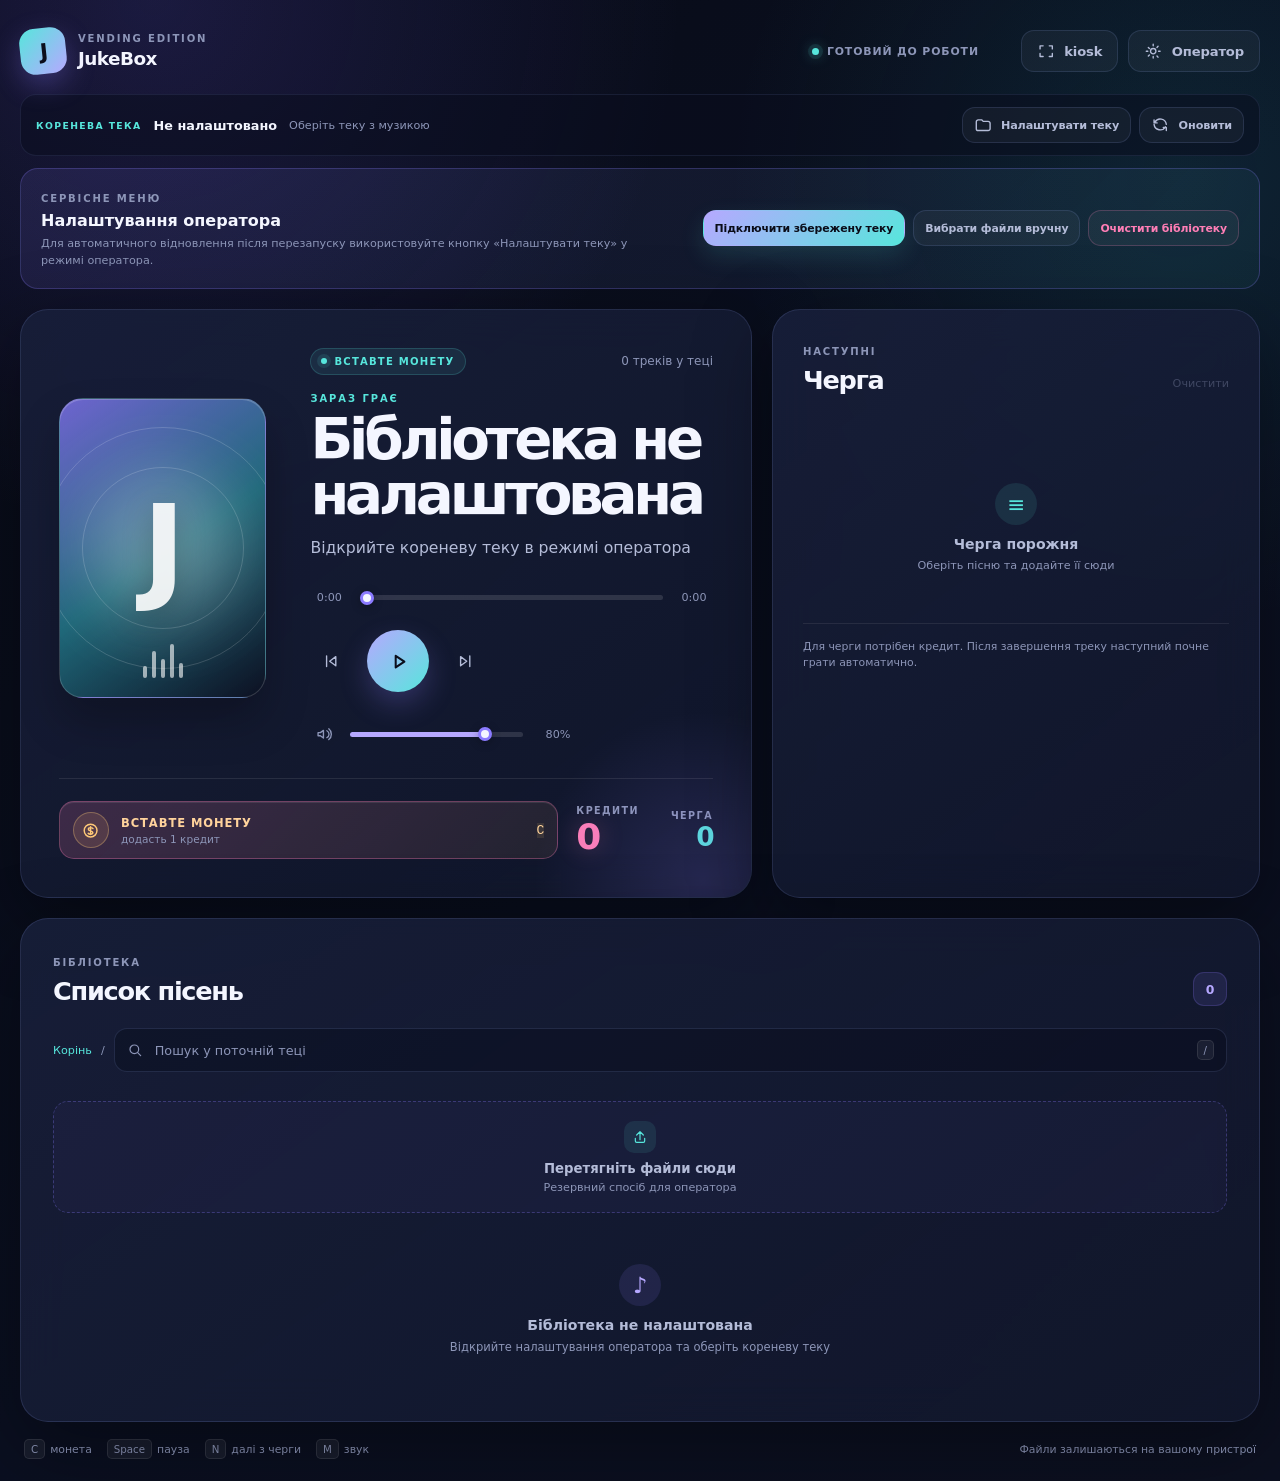
<file: index.html>
<!doctype html>
<html lang="uk">
<head>
  <meta charset="utf-8">
  <meta name="viewport" content="width=device-width, initial-scale=1">
  <meta name="theme-color" content="#0b1020">
  <title>JukeBox — Vending Kiosk</title>
  <link rel="stylesheet" href="styles.css">
</head>
<body>
  <div class="ambient ambient-one"></div>
  <div class="ambient ambient-two"></div>
  <div class="app-shell kiosk-shell">
    <header class="topbar">
      <a class="brand" href="." aria-label="JukeBox home">
        <span class="brand-mark">J</span>
        <span class="brand-copy">
          <span class="eyebrow">VENDING EDITION</span>
          <span class="brand-name">JukeBox</span>
        </span>
      </a>
      <div class="kiosk-state"><span class="online-dot"></span>Готовий до роботи</div>
      <div class="topbar-actions">
        <button class="button button-quiet" id="fullscreenButton" type="button" title="Повний екран">
          <svg viewBox="0 0 24 24" aria-hidden="true"><path d="M4 9V5h4M20 9V5h-4M4 15v4h4M20 15v4h-4"/></svg>
          <span> kiosk</span>
        </button>
        <button class="button button-quiet" id="operatorButton" type="button" title="Режим оператора">
          <svg viewBox="0 0 24 24" aria-hidden="true"><path d="M12 15.5a3.5 3.5 0 1 0 0-7 3.5 3.5 0 0 0 0 7Zm0-12.5v2m0 14v2m9-9h-2M5 12H3m15.36-6.36-1.42 1.42M7.06 16.94l-1.42 1.42m0-11.32 1.42 1.42m9.88 9.88 1.42 1.42"/></svg>
          <span>Оператор</span>
        </button>
      </div>
    </header>

    <section class="operator-bar" aria-label="Налаштування бібліотеки">
      <div class="root-status">
        <span class="operator-label">КОРЕНЕВА ТЕКА</span>
        <strong id="rootFolderName">Не налаштовано</strong>
        <span id="libraryStatus">Оберіть теку з музикою</span>
      </div>
      <div class="operator-actions">
        <button class="button button-quiet" id="rootFolderButton" type="button">
          <svg viewBox="0 0 24 24" aria-hidden="true"><path d="M3 7.5A2.5 2.5 0 0 1 5.5 5H10l2 2h6.5A2.5 2.5 0 0 1 21 9.5v7a2.5 2.5 0 0 1-2.5 2.5h-13A2.5 2.5 0 0 1 3 16.5v-9Z"/></svg>
          <span>Налаштувати теку</span>
        </button>
        <button class="button button-quiet" id="rescanButton" type="button" title="Перечитати файли">
          <svg viewBox="0 0 24 24" aria-hidden="true"><path d="M20 11a8 8 0 0 0-14.9-3M4 5v4h4m-4 2a8 8 0 0 0 14.9 3M20 19v-4h-4"/></svg>
          <span>Оновити</span>
        </button>
      </div>
    </section>

    <section class="operator-panel" id="operatorPanel" hidden>
      <div>
        <span class="eyebrow">СЕРВІСНЕ МЕНЮ</span>
        <h2>Налаштування оператора</h2>
        <p id="storageNote">Після вибору теки вона збережеться в браузері. Під час наступного запуску JukeBox автоматично покаже її вміст.</p>
      </div>
      <div class="operator-panel-actions">
        <button class="button button-primary" id="connectRootButton" type="button">Підключити збережену теку</button>
        <button class="button button-quiet" id="fallbackFilesButton" type="button">Вибрати файли вручну</button>
        <button class="button button-danger" id="clearLibraryButton" type="button">Очистити бібліотеку</button>
      </div>
    </section>

    <main class="kiosk-layout">
      <section class="player-card glass-card" aria-labelledby="nowPlayingHeading">
        <div class="now-playing-grid">
          <div class="cover-art" id="coverArt" aria-hidden="true">
            <div class="cover-glow"></div>
            <span id="coverInitial">J</span>
            <div class="cover-bars"><i></i><i></i><i></i><i></i><i></i></div>
          </div>
          <div class="player-content">
            <div class="track-meta-line">
              <span class="status-pill" id="statusPill"><span class="status-dot"></span>ВСТАВТЕ МОНЕТУ</span>
              <span class="track-count" id="trackCount">0 треків</span>
            </div>
            <span class="now-label">ЗАРАЗ ГРАЄ</span>
            <h1 id="nowPlayingHeading">Оберіть пісню</h1>
            <p class="track-subtitle" id="trackArtist">Вставте монету та оберіть трек</p>
            <div class="progress-row">
              <span id="currentTime">0:00</span>
              <input id="progressBar" class="range progress-range" type="range" min="0" max="1000" value="0" step="1" aria-label="Позиція відтворення">
              <span id="totalTime">0:00</span>
            </div>
            <div class="player-controls">
              <button class="icon-button" id="previousButton" type="button" aria-label="Попередній трек" title="Назад">
                <svg viewBox="0 0 24 24" aria-hidden="true"><path d="M6 5v14M18 6l-8 6 8 6V6Z"/></svg>
              </button>
              <button class="play-button" id="playButton" type="button" aria-label="Відтворити" title="Відтворити">
                <svg class="icon-play" viewBox="0 0 24 24" aria-hidden="true"><path d="m9 6 9 6-9 6V6Z"/></svg>
                <svg class="icon-pause" viewBox="0 0 24 24" aria-hidden="true"><path d="M8 6v12M16 6v12"/></svg>
              </button>
              <button class="icon-button" id="nextButton" type="button" aria-label="Наступний у черзі" title="Далі з черги">
                <svg viewBox="0 0 24 24" aria-hidden="true"><path d="M18 5v14M6 6l8 6-8 6V6Z"/></svg>
              </button>
            </div>
            <div class="volume-row">
              <button class="volume-button" id="muteButton" type="button" aria-label="Вимкнути звук" title="Звук">
                <svg class="icon-volume" viewBox="0 0 24 24" aria-hidden="true"><path d="M4 10v4h3l4 3V7l-4 3H4Zm11.5-2.5a5 5 0 0 1 0 9M18 5a9 9 0 0 1 0 14"/></svg>
                <svg class="icon-muted" viewBox="0 0 24 24" aria-hidden="true"><path d="M4 10v4h3l4 3V7l-4 3H4Zm12 1 5 5m0-5-5 5"/></svg>
              </button>
              <input id="volumeBar" class="range volume-range" type="range" min="0" max="1" value="0.8" step="0.01" aria-label="Гучність">
              <span class="volume-value" id="volumeValue">80%</span>
            </div>
          </div>
        </div>
        <div class="coin-panel">
          <button class="coin-slot" id="coinButton" type="button" aria-label="Вставити монету">
            <span class="coin-icon"><svg viewBox="0 0 24 24" aria-hidden="true"><circle cx="12" cy="12" r="8"/><path d="M12 7v10m3-7.5c-.6-.8-1.5-1.2-3-1.2-1.7 0-2.8.8-2.8 2s1 1.7 2.8 2.1c1.8.4 2.8 1 2.8 2.1 0 1.2-1.1 2-2.8 2-1.5 0-2.4-.4-3-1.2"/></svg></span>
            <span class="coin-copy"><strong>ВСТАВТЕ МОНЕТУ</strong><small>додасть 1 кредит</small></span>
            <kbd>C</kbd>
          </button>
          <div class="credit-display"><span>КРЕДИТИ</span><strong id="creditCount">0</strong></div>
          <div class="queue-summary"><span>ЧЕРГА</span><strong id="queueCount">0</strong></div>
        </div>
      </section>

      <section class="queue-card glass-card" aria-labelledby="queueHeading">
        <div class="section-heading">
          <div>
            <span class="eyebrow">НАСТУПНІ</span>
            <h2 id="queueHeading">Черга</h2>
          </div>
          <button class="text-button" id="clearQueueButton" type="button">Очистити</button>
        </div>
        <div class="queue-list" id="queueList" aria-live="polite"></div>
        <div class="queue-empty" id="queueEmpty">
          <span class="queue-empty-icon">≡</span>
          <strong>Черга порожня</strong>
          <span>Оберіть пісню та додайте її сюди</span>
        </div>
        <p class="queue-hint">Для черги потрібен кредит. Після завершення треку наступний почне грати автоматично.</p>
      </section>

      <section class="library-card glass-card" aria-labelledby="libraryHeading">
        <div class="section-heading">
          <div>
            <span class="eyebrow">БІБЛІОТЕКА</span>
            <h2 id="libraryHeading">Список пісень</h2>
          </div>
          <span class="library-badge" id="libraryBadge">0</span>
        </div>
        <div class="library-nav">
          <button class="breadcrumb-button" id="rootBreadcrumb" type="button">Корінь</button>
          <span class="breadcrumb-current" id="breadcrumbCurrent">/</span>
          <div class="search-box">
            <svg viewBox="0 0 24 24" aria-hidden="true"><circle cx="11" cy="11" r="6.5"/><path d="m16 16 4.5 4.5"/></svg>
            <input id="searchInput" type="search" placeholder="Пошук у поточній теці" autocomplete="off">
            <kbd>/</kbd>
          </div>
        </div>
        <div class="folder-list" id="folderList" aria-label="Підпапки"></div>
        <div class="dropzone" id="dropzone" tabindex="0" role="button" aria-label="Додати музику вручну">
          <div class="dropzone-icon">
            <svg viewBox="0 0 24 24" aria-hidden="true"><path d="M12 16V4m0 0L7 9m5-5 5 5M5 14v4a2 2 0 0 0 2 2h10a2 2 0 0 0 2-2v-4"/></svg>
          </div>
          <strong>Перетягніть файли сюди</strong>
          <span>Резервний спосіб для оператора</span>
        </div>
        <ol class="playlist" id="playlist" aria-live="polite"></ol>
        <div class="empty-playlist" id="emptyPlaylist">
          <span class="empty-icon">♪</span>
          <strong>Бібліотека не налаштована</strong>
          <span>Відкрийте налаштування оператора та оберіть кореневу теку</span>
        </div>
      </section>
    </main>

    <footer class="footer-bar">
      <span><kbd>C</kbd> монета</span>
      <span><kbd>Space</kbd> пауза</span>
      <span><kbd>N</kbd> далі з черги</span>
      <span><kbd>M</kbd> звук</span>
      <span class="footer-spacer"></span>
      <span id="footerStatus">Файли залишаються на вашому пристрої</span>
    </footer>
  </div>
  <div class="toast" id="toast" role="status" aria-live="polite"></div>
  <audio id="audio" preload="metadata"></audio>
  <input id="fileInput" type="file" accept="audio/*" multiple hidden>
  <input id="folderInput" type="file" webkitdirectory directory multiple hidden>
  <script src="app.js" defer></script>
</body>
</html>
</file>
<file: styles.css>
:root {
  color-scheme: dark;
  --bg: #080b16;
  --bg-soft: #0e1325;
  --panel: rgba(18, 24, 45, 0.78);
  --panel-strong: rgba(23, 30, 56, 0.94);
  --panel-border: rgba(158, 173, 255, 0.14);
  --text: #f4f6ff;
  --muted: #8d96b8;
  --muted-strong: #b4bcd8;
  --accent: #8b7bff;
  --accent-bright: #b6a8ff;
  --cyan: #57e6dc;
  --pink: #ff7eb6;
  --danger: #ff7f9e;
  --shadow: 0 24px 80px rgba(0, 0, 0, 0.36);
  --radius-lg: 28px;
  --radius-md: 18px;
  --radius-sm: 12px;
  font-family: Inter, ui-sans-serif, system-ui, -apple-system, BlinkMacSystemFont, "Segoe UI", sans-serif;
}

* {
  box-sizing: border-box;
}

html {
  min-width: 320px;
  background: var(--bg);
}

body {
  min-height: 100vh;
  margin: 0;
  overflow-x: hidden;
  color: var(--text);
  background:
    radial-gradient(circle at 12% 0%, rgba(102, 84, 224, 0.2), transparent 33rem),
    radial-gradient(circle at 92% 12%, rgba(41, 182, 189, 0.12), transparent 28rem),
    linear-gradient(135deg, var(--bg) 0%, #0a0f20 52%, #0c1020 100%);
}

button,
input {
  font: inherit;
}

button,
label[for] {
  -webkit-tap-highlight-color: transparent;
}

button {
  border: 0;
}

svg {
  width: 1.15rem;
  height: 1.15rem;
  fill: none;
  stroke: currentColor;
  stroke-linecap: round;
  stroke-linejoin: round;
  stroke-width: 1.8;
}

.ambient {
  position: fixed;
  z-index: -1;
  width: 22rem;
  height: 22rem;
  pointer-events: none;
  filter: blur(70px);
  opacity: 0.16;
  border-radius: 50%;
}

.ambient-one {
  top: 12%;
  left: -10rem;
  background: var(--accent);
}

.ambient-two {
  right: -8rem;
  bottom: 4%;
  background: var(--cyan);
}

.app-shell {
  width: min(1240px, calc(100% - 40px));
  margin: 0 auto;
  padding: 28px 0 22px;
}

.topbar {
  display: flex;
  align-items: center;
  justify-content: space-between;
  gap: 24px;
  margin-bottom: 30px;
}

.brand {
  display: inline-flex;
  align-items: center;
  gap: 12px;
  color: var(--text);
  text-decoration: none;
}

.brand-mark {
  display: grid;
  width: 46px;
  height: 46px;
  place-items: center;
  color: #0b0e1c;
  font-size: 1.35rem;
  font-weight: 900;
  letter-spacing: -0.08em;
  background: linear-gradient(135deg, var(--cyan), var(--accent-bright));
  border-radius: 15px;
  box-shadow: 0 10px 28px rgba(139, 123, 255, 0.3);
  transform: rotate(-6deg);
}

.brand-copy {
  display: grid;
  gap: 2px;
}

.brand-name {
  font-size: 1.15rem;
  font-weight: 760;
  letter-spacing: -0.03em;
}

.eyebrow {
  color: var(--muted);
  font-size: 0.63rem;
  font-weight: 800;
  letter-spacing: 0.18em;
  line-height: 1.2;
}

.topbar-actions {
  display: flex;
  flex-wrap: wrap;
  justify-content: flex-end;
  gap: 10px;
}

.button {
  display: inline-flex;
  align-items: center;
  justify-content: center;
  gap: 9px;
  min-height: 42px;
  padding: 0 15px;
  color: var(--muted-strong);
  font-size: 0.82rem;
  font-weight: 700;
  letter-spacing: -0.01em;
  cursor: pointer;
  background: rgba(255, 255, 255, 0.045);
  border: 1px solid var(--panel-border);
  border-radius: 13px;
  transition: color 160ms ease, background 160ms ease, border-color 160ms ease, transform 160ms ease;
}

.button:hover {
  color: var(--text);
  background: rgba(255, 255, 255, 0.09);
  border-color: rgba(182, 168, 255, 0.4);
  transform: translateY(-1px);
}

.button:active {
  transform: translateY(0);
}

.button-primary {
  color: #0a0c18;
  background: linear-gradient(135deg, var(--accent-bright), var(--cyan));
  border-color: transparent;
  box-shadow: 0 10px 24px rgba(87, 230, 220, 0.14);
}

.button-primary:hover {
  color: #0a0c18;
  background: linear-gradient(135deg, #c3b9ff, #74f0e6);
}

.content-grid {
  display: grid;
  grid-template-columns: minmax(0, 1.15fr) minmax(360px, 0.85fr);
  gap: 20px;
  align-items: start;
}

.glass-card {
  background: linear-gradient(145deg, rgba(24, 31, 58, 0.9), var(--panel));
  border: 1px solid var(--panel-border);
  border-radius: var(--radius-lg);
  box-shadow: var(--shadow);
  backdrop-filter: blur(22px);
}

.player-card {
  display: grid;
  grid-template-columns: minmax(190px, 0.72fr) minmax(0, 1.28fr);
  gap: clamp(24px, 4vw, 48px);
  min-height: 420px;
  padding: clamp(24px, 4vw, 44px);
  overflow: hidden;
  position: relative;
}

.player-card::after {
  position: absolute;
  right: -8rem;
  bottom: -10rem;
  width: 22rem;
  height: 22rem;
  content: "";
  pointer-events: none;
  background: radial-gradient(circle, rgba(139, 123, 255, 0.18), transparent 68%);
}

.cover-art {
  display: grid;
  min-height: 300px;
  place-items: center;
  position: relative;
  overflow: hidden;
  background:
    linear-gradient(145deg, rgba(139, 123, 255, 0.75), rgba(38, 212, 205, 0.4) 52%, rgba(11, 14, 30, 0.9)),
    #1a2042;
  border: 1px solid rgba(255, 255, 255, 0.16);
  border-radius: 24px;
  box-shadow: inset 0 1px 0 rgba(255, 255, 255, 0.2), 0 24px 44px rgba(0, 0, 0, 0.24);
}

.cover-art::before,
.cover-art::after {
  position: absolute;
  content: "";
  border: 1px solid rgba(255, 255, 255, 0.16);
  border-radius: 50%;
}

.cover-art::before {
  width: 15rem;
  height: 15rem;
}

.cover-art::after {
  width: 10rem;
  height: 10rem;
}

.cover-glow {
  position: absolute;
  width: 9rem;
  height: 9rem;
  background: rgba(255, 255, 255, 0.3);
  filter: blur(35px);
  border-radius: 50%;
}

#coverInitial {
  z-index: 1;
  color: rgba(255, 255, 255, 0.9);
  font-size: clamp(4rem, 9vw, 7.5rem);
  font-weight: 900;
  letter-spacing: -0.12em;
  text-shadow: 0 8px 30px rgba(0, 0, 0, 0.25);
  transform: translateX(-0.05em);
}

.cover-bars {
  position: absolute;
  right: 1.3rem;
  bottom: 1.2rem;
  left: 1.3rem;
  display: flex;
  align-items: end;
  justify-content: center;
  gap: 5px;
  height: 2.4rem;
  opacity: 0.75;
}

.cover-bars i {
  display: block;
  width: 4px;
  height: 30%;
  background: rgba(255, 255, 255, 0.8);
  border-radius: 99px;
  animation: equalize 1.1s ease-in-out infinite alternate;
}

.cover-bars i:nth-child(2) {
  height: 70%;
  animation-delay: -0.4s;
}

.cover-bars i:nth-child(3) {
  height: 48%;
  animation-delay: -0.7s;
}

.cover-bars i:nth-child(4) {
  height: 88%;
  animation-delay: -0.2s;
}

.cover-bars i:nth-child(5) {
  height: 38%;
  animation-delay: -0.9s;
}

.is-playing .cover-bars i {
  animation-play-state: running;
}

.cover-art:not(.is-playing) .cover-bars i {
  animation-play-state: paused;
}

.player-content {
  display: flex;
  min-width: 0;
  flex-direction: column;
  justify-content: center;
}

.track-meta-line {
  display: flex;
  align-items: center;
  justify-content: space-between;
  gap: 12px;
  margin-bottom: 18px;
}

.status-pill {
  display: inline-flex;
  align-items: center;
  gap: 7px;
  width: fit-content;
  padding: 7px 10px;
  color: var(--cyan);
  font-size: 0.63rem;
  font-weight: 800;
  letter-spacing: 0.12em;
  background: rgba(87, 230, 220, 0.09);
  border: 1px solid rgba(87, 230, 220, 0.18);
  border-radius: 99px;
}

.status-dot {
  width: 6px;
  height: 6px;
  background: currentColor;
  border-radius: 50%;
  box-shadow: 0 0 0 4px rgba(87, 230, 220, 0.1);
}

.status-pill.is-playing {
  color: var(--pink);
  background: rgba(255, 126, 182, 0.09);
  border-color: rgba(255, 126, 182, 0.2);
}

.status-pill.is-playing .status-dot {
  box-shadow: 0 0 0 4px rgba(255, 126, 182, 0.1);
}

.track-count {
  color: var(--muted);
  font-size: 0.75rem;
  white-space: nowrap;
}

#nowPlayingHeading {
  max-width: 12ch;
  margin: 0;
  overflow: hidden;
  font-size: clamp(2.2rem, 5vw, 4.6rem);
  font-weight: 800;
  letter-spacing: -0.075em;
  line-height: 0.98;
  text-overflow: ellipsis;
}

.track-subtitle {
  min-height: 1.5em;
  margin: 16px 0 30px;
  overflow: hidden;
  color: var(--muted-strong);
  font-size: 0.98rem;
  text-overflow: ellipsis;
  white-space: nowrap;
}

.progress-row,
.volume-row {
  display: flex;
  align-items: center;
  gap: 12px;
}

.progress-row > span {
  min-width: 38px;
  color: var(--muted);
  font-size: 0.7rem;
  font-variant-numeric: tabular-nums;
  text-align: center;
}

.progress-range {
  flex: 1;
}

.range {
  height: 5px;
  margin: 0;
  cursor: pointer;
  appearance: none;
  background: linear-gradient(90deg, var(--accent-bright) 0%, var(--accent-bright) var(--range-progress, 0%), rgba(255, 255, 255, 0.12) var(--range-progress, 0%), rgba(255, 255, 255, 0.12) 100%);
  border-radius: 99px;
}

.range::-webkit-slider-thumb {
  width: 14px;
  height: 14px;
  appearance: none;
  background: var(--text);
  border: 3px solid var(--accent);
  border-radius: 50%;
  box-shadow: 0 2px 10px rgba(0, 0, 0, 0.3);
}

.range::-moz-range-thumb {
  width: 10px;
  height: 10px;
  background: var(--text);
  border: 3px solid var(--accent);
  border-radius: 50%;
}

.player-controls {
  display: flex;
  align-items: center;
  gap: 15px;
  margin: 26px 0 28px;
}

.icon-button,
.play-button,
.volume-button {
  display: grid;
  place-items: center;
  cursor: pointer;
  transition: color 160ms ease, background 160ms ease, transform 160ms ease;
}

.icon-button {
  width: 42px;
  height: 42px;
  color: var(--muted-strong);
  background: transparent;
  border-radius: 50%;
}

.icon-button:hover {
  color: var(--text);
  background: rgba(255, 255, 255, 0.08);
  transform: scale(1.05);
}

.play-button {
  width: 62px;
  height: 62px;
  color: #0b0e1c;
  background: linear-gradient(135deg, var(--accent-bright), var(--cyan));
  border-radius: 50%;
  box-shadow: 0 12px 28px rgba(139, 123, 255, 0.25);
}

.play-button:hover {
  transform: scale(1.06);
  box-shadow: 0 15px 34px rgba(87, 230, 220, 0.28);
}

.play-button svg {
  width: 1.45rem;
  height: 1.45rem;
  stroke-width: 2.1;
}

.icon-pause,
.is-playing .icon-play {
  display: none;
}

.is-playing .icon-pause {
  display: block;
}

.volume-row {
  max-width: 260px;
}

.volume-button {
  width: 28px;
  height: 28px;
  padding: 0;
  color: var(--muted);
  background: transparent;
}

.volume-button:hover {
  color: var(--text);
}

.volume-range {
  flex: 1;
  --range-progress: 80%;
}

.volume-value {
  min-width: 35px;
  color: var(--muted);
  font-size: 0.7rem;
  font-variant-numeric: tabular-nums;
  text-align: right;
}

.icon-muted,
.is-muted .icon-volume {
  display: none;
}

.is-muted .icon-muted {
  display: block;
}

.library-card {
  min-height: 420px;
  padding: clamp(22px, 3vw, 32px);
}

.section-heading {
  display: flex;
  align-items: end;
  justify-content: space-between;
  gap: 16px;
  margin-bottom: 22px;
}

.section-heading h2 {
  margin: 6px 0 0;
  font-size: 1.6rem;
  letter-spacing: -0.05em;
}

.library-badge {
  display: grid;
  min-width: 34px;
  height: 34px;
  padding: 0 8px;
  place-items: center;
  color: var(--accent-bright);
  font-size: 0.78rem;
  font-weight: 800;
  background: rgba(139, 123, 255, 0.12);
  border: 1px solid rgba(139, 123, 255, 0.2);
  border-radius: 11px;
}

.search-box {
  display: flex;
  align-items: center;
  gap: 10px;
  height: 44px;
  padding: 0 12px;
  color: var(--muted);
  background: rgba(5, 8, 19, 0.32);
  border: 1px solid var(--panel-border);
  border-radius: 13px;
  transition: border-color 160ms ease, box-shadow 160ms ease;
}

.search-box:focus-within {
  border-color: rgba(139, 123, 255, 0.58);
  box-shadow: 0 0 0 3px rgba(139, 123, 255, 0.1);
}

.search-box svg {
  flex: 0 0 auto;
  width: 1rem;
  height: 1rem;
}

.search-box input {
  min-width: 0;
  flex: 1;
  color: var(--text);
  font-size: 0.8rem;
  background: transparent;
  border: 0;
  outline: 0;
}

.search-box input::placeholder {
  color: var(--muted);
}

.search-box kbd,
.footer-bar kbd {
  padding: 3px 6px;
  color: var(--muted);
  font-size: 0.64rem;
  font-family: inherit;
  background: rgba(255, 255, 255, 0.06);
  border: 1px solid rgba(255, 255, 255, 0.1);
  border-radius: 5px;
}

.dropzone {
  display: grid;
  min-height: 112px;
  margin: 16px 0;
  padding: 18px;
  place-items: center;
  align-content: center;
  gap: 5px;
  color: var(--muted);
  text-align: center;
  cursor: pointer;
  background: rgba(139, 123, 255, 0.045);
  border: 1px dashed rgba(139, 123, 255, 0.3);
  border-radius: 15px;
  transition: background 160ms ease, border-color 160ms ease, transform 160ms ease;
}

.dropzone:hover,
.dropzone.is-dragging,
.dropzone:focus-visible {
  background: rgba(139, 123, 255, 0.11);
  border-color: var(--cyan);
  outline: 0;
  transform: translateY(-1px);
}

.dropzone strong {
  color: var(--muted-strong);
  font-size: 0.83rem;
}

.dropzone > span:last-child {
  font-size: 0.7rem;
}

.dropzone-icon {
  display: grid;
  width: 32px;
  height: 32px;
  margin-bottom: 3px;
  place-items: center;
  color: var(--cyan);
  background: rgba(87, 230, 220, 0.1);
  border-radius: 10px;
}

.dropzone-icon svg {
  width: 1rem;
  height: 1rem;
}

.playlist {
  display: grid;
  max-height: 390px;
  margin: 0;
  padding: 0 3px 0 0;
  overflow-y: auto;
  list-style: none;
  scrollbar-color: rgba(139, 123, 255, 0.45) transparent;
  scrollbar-width: thin;
}

.playlist::-webkit-scrollbar {
  width: 5px;
}

.playlist::-webkit-scrollbar-thumb {
  background: rgba(139, 123, 255, 0.4);
  border-radius: 99px;
}

.playlist-item {
  display: grid;
  grid-template-columns: 30px minmax(0, 1fr) auto 30px;
  align-items: center;
  gap: 10px;
  min-height: 62px;
  padding: 8px 9px;
  border: 1px solid transparent;
  border-radius: 13px;
  cursor: pointer;
  transition: background 160ms ease, border-color 160ms ease;
}

.playlist-item:hover {
  background: rgba(255, 255, 255, 0.055);
}

.playlist-item.is-current {
  background: linear-gradient(90deg, rgba(139, 123, 255, 0.17), rgba(87, 230, 220, 0.06));
  border-color: rgba(139, 123, 255, 0.24);
}

.track-number {
  color: var(--muted);
  font-size: 0.75rem;
  font-variant-numeric: tabular-nums;
  text-align: center;
}

.is-current .track-number {
  color: var(--cyan);
}

.track-copy {
  min-width: 0;
}

.track-title,
.track-artist {
  overflow: hidden;
  text-overflow: ellipsis;
  white-space: nowrap;
}

.track-title {
  color: var(--text);
  font-size: 0.82rem;
  font-weight: 700;
}

.track-artist {
  margin-top: 3px;
  color: var(--muted);
  font-size: 0.68rem;
}

.track-length {
  color: var(--muted);
  font-size: 0.68rem;
  font-variant-numeric: tabular-nums;
}

.track-play {
  display: grid;
  width: 28px;
  height: 28px;
  place-items: center;
  color: var(--muted);
  cursor: pointer;
  background: transparent;
  border-radius: 50%;
  opacity: 0;
  transition: color 160ms ease, background 160ms ease, opacity 160ms ease;
}

.playlist-item:hover .track-play,
.playlist-item.is-current .track-play {
  opacity: 1;
}

.track-play:hover {
  color: var(--text);
  background: rgba(255, 255, 255, 0.1);
}

.track-play svg {
  width: 0.95rem;
  height: 0.95rem;
}

.empty-playlist {
  display: grid;
  min-height: 160px;
  place-items: center;
  align-content: center;
  gap: 7px;
  color: var(--muted);
  text-align: center;
}

.empty-playlist strong {
  color: var(--muted-strong);
  font-size: 0.88rem;
}

.empty-playlist span:last-child {
  font-size: 0.72rem;
}

.empty-icon {
  display: grid;
  width: 42px;
  height: 42px;
  margin-bottom: 4px;
  place-items: center;
  color: var(--accent-bright);
  font-size: 1.4rem;
  background: rgba(139, 123, 255, 0.12);
  border-radius: 50%;
}

.footer-bar {
  display: flex;
  flex-wrap: wrap;
  align-items: center;
  gap: 15px;
  padding: 17px 4px 0;
  color: var(--muted);
  font-size: 0.68rem;
}

.footer-bar span {
  display: inline-flex;
  align-items: center;
  gap: 5px;
}

.footer-spacer {
  flex: 1;
}

.toast {
  position: fixed;
  right: 24px;
  bottom: 24px;
  z-index: 5;
  max-width: min(360px, calc(100% - 48px));
  padding: 13px 16px;
  color: var(--text);
  font-size: 0.78rem;
  background: var(--panel-strong);
  border: 1px solid rgba(139, 123, 255, 0.3);
  border-radius: 12px;
  box-shadow: var(--shadow);
  opacity: 0;
  pointer-events: none;
  transform: translateY(10px);
  transition: opacity 180ms ease, transform 180ms ease;
}

.toast.is-visible {
  opacity: 1;
  transform: translateY(0);
}

.toast.is-error {
  border-color: rgba(255, 127, 158, 0.45);
}

@keyframes equalize {
  from {
    transform: scaleY(0.45);
  }
  to {
    transform: scaleY(1);
  }
}

@media (max-width: 940px) {
  .content-grid {
    grid-template-columns: 1fr;
  }

  .player-card {
    min-height: 0;
  }
}

@media (max-width: 640px) {
  .app-shell {
    width: min(100% - 24px, 1240px);
    padding-top: 17px;
  }

  .topbar {
    align-items: flex-start;
    flex-direction: column;
    gap: 16px;
    margin-bottom: 20px;
  }

  .topbar-actions {
    width: 100%;
    justify-content: stretch;
  }

  .topbar-actions .button {
    flex: 1;
  }

  .player-card {
    grid-template-columns: 1fr;
    gap: 24px;
    padding: 20px;
    border-radius: 22px;
  }

  .cover-art {
    min-height: 210px;
    border-radius: 19px;
  }

  #nowPlayingHeading {
    max-width: 100%;
    font-size: clamp(2rem, 12vw, 3.5rem);
  }

  .track-subtitle {
    margin-bottom: 22px;
  }

  .library-card {
    padding: 19px;
    border-radius: 22px;
  }

  .footer-bar {
    gap: 10px;
  }

  .footer-spacer {
    display: none !important;
  }

  .footer-bar span:last-child {
    width: 100%;
    margin-top: 3px;
  }
}

.kiosk-shell {
  width: min(1320px, calc(100% - 40px));
}

.kiosk-state {
  display: inline-flex;
  align-items: center;
  gap: 8px;
  margin-left: auto;
  margin-right: 18px;
  color: var(--muted);
  font-size: 0.68rem;
  font-weight: 700;
  letter-spacing: 0.08em;
  text-transform: uppercase;
}

.online-dot {
  width: 7px;
  height: 7px;
  background: var(--cyan);
  border-radius: 50%;
  box-shadow: 0 0 0 4px rgba(87, 230, 220, 0.1), 0 0 14px rgba(87, 230, 220, 0.65);
}

.kiosk-layout {
  display: grid;
  grid-template-columns: minmax(0, 1.2fr) minmax(320px, 0.8fr);
  gap: 20px;
  align-items: start;
}

.player-card {
  display: block;
  grid-column: 1;
  min-height: 0;
  padding: clamp(22px, 3.2vw, 38px);
}

.now-playing-grid {
  display: grid;
  grid-template-columns: minmax(170px, 0.68fr) minmax(0, 1.32fr);
  gap: clamp(22px, 4vw, 44px);
  align-items: center;
}

.now-label {
  display: block;
  margin-bottom: 8px;
  color: var(--cyan);
  font-size: 0.62rem;
  font-weight: 800;
  letter-spacing: 0.2em;
}

#nowPlayingHeading {
  max-width: 100%;
  font-size: clamp(2rem, 4.4vw, 4.2rem);
}

.credit-strip {
  display: grid;
  grid-template-columns: auto 1fr auto;
  align-items: center;
  gap: 18px;
  margin-top: 30px;
  padding-top: 22px;
  border-top: 1px solid rgba(255, 255, 255, 0.09);
}

.credit-display,
.queue-summary {
  display: grid;
  gap: 3px;
}

.credit-display span,
.queue-summary span {
  color: var(--muted);
  font-size: 0.6rem;
  font-weight: 800;
  letter-spacing: 0.15em;
}

.credit-display strong {
  color: var(--pink);
  font-size: 2.25rem;
  font-weight: 800;
  letter-spacing: -0.08em;
  line-height: 1;
  text-shadow: 0 0 24px rgba(255, 126, 182, 0.3);
}

.queue-summary {
  min-width: 56px;
  text-align: right;
}

.queue-summary strong {
  color: var(--cyan);
  font-size: 1.65rem;
  font-weight: 800;
  letter-spacing: -0.06em;
  line-height: 1;
}

.credit-button {
  display: inline-flex;
  align-items: center;
  justify-content: center;
  gap: 12px;
  min-height: 48px;
  padding: 0 16px;
  color: #0a0c18;
  font-size: 0.82rem;
  font-weight: 800;
  cursor: pointer;
  background: linear-gradient(135deg, var(--pink), #ffb36f);
  border-radius: 14px;
  box-shadow: 0 10px 26px rgba(255, 126, 182, 0.18);
  transition: transform 160ms ease, box-shadow 160ms ease;
}

.credit-button:hover {
  box-shadow: 0 14px 32px rgba(255, 126, 182, 0.3);
  transform: translateY(-1px);
}

.credit-button kbd {
  color: rgba(10, 12, 24, 0.68);
  background: rgba(10, 12, 24, 0.1);
  border-color: rgba(10, 12, 24, 0.16);
}

.queue-card {
  grid-column: 2;
  grid-row: 1;
  min-height: 100%;
  padding: clamp(20px, 3vw, 30px);
}

.text-button {
  padding: 5px 0;
  color: var(--muted);
  font-size: 0.7rem;
  cursor: pointer;
  background: transparent;
  transition: color 160ms ease;
}

.text-button:hover {
  color: var(--pink);
}

.queue-list {
  display: grid;
  gap: 8px;
  max-height: 280px;
  margin: 0 0 16px;
  padding: 0;
  overflow-y: auto;
  list-style: none;
  scrollbar-color: rgba(87, 230, 220, 0.4) transparent;
  scrollbar-width: thin;
}

.queue-item {
  display: grid;
  grid-template-columns: 26px minmax(0, 1fr) 28px;
  align-items: center;
  gap: 10px;
  min-height: 52px;
  padding: 7px 9px;
  background: rgba(87, 230, 220, 0.055);
  border: 1px solid rgba(87, 230, 220, 0.12);
  border-radius: 13px;
}

.queue-position {
  color: var(--cyan);
  font-size: 0.7rem;
  font-weight: 800;
  text-align: center;
}

.queue-copy {
  min-width: 0;
}

.queue-title,
.queue-artist {
  overflow: hidden;
  text-overflow: ellipsis;
  white-space: nowrap;
}

.queue-title {
  color: var(--text);
  font-size: 0.76rem;
  font-weight: 700;
}

.queue-artist {
  margin-top: 3px;
  color: var(--muted);
  font-size: 0.64rem;
}

.queue-remove,
.track-action {
  display: grid;
  place-items: center;
  color: var(--muted);
  cursor: pointer;
  background: transparent;
  border-radius: 8px;
  transition: color 160ms ease, background 160ms ease;
}

.queue-remove {
  width: 28px;
  height: 28px;
}

.queue-remove:hover,
.track-action:hover {
  color: var(--pink);
  background: rgba(255, 126, 182, 0.1);
}

.queue-remove svg,
.track-action svg {
  width: 0.95rem;
  height: 0.95rem;
}

.queue-empty {
  display: grid;
  min-height: 190px;
  place-items: center;
  align-content: center;
  gap: 7px;
  color: var(--muted);
  text-align: center;
}

.queue-empty strong {
  color: var(--muted-strong);
  font-size: 0.88rem;
}

.queue-empty > span:last-child {
  font-size: 0.7rem;
}

.queue-empty-icon {
  display: grid;
  width: 42px;
  height: 42px;
  margin-bottom: 4px;
  place-items: center;
  color: var(--cyan);
  font-size: 1.35rem;
  background: rgba(87, 230, 220, 0.1);
  border-radius: 50%;
}

.queue-hint {
  margin: 0;
  padding-top: 15px;
  color: var(--muted);
  font-size: 0.68rem;
  line-height: 1.5;
  border-top: 1px solid rgba(255, 255, 255, 0.08);
}

.library-card {
  grid-column: 1 / -1;
  min-height: 0;
}

.playlist-item {
  grid-template-columns: 32px minmax(0, 1fr) auto auto;
}

.playlist-item.is-queued {
  background: linear-gradient(90deg, rgba(87, 230, 220, 0.08), transparent);
}

.track-actions {
  display: flex;
  gap: 2px;
  opacity: 0;
  transition: opacity 160ms ease;
}

.playlist-item:hover .track-actions,
.playlist-item:focus-within .track-actions,
.playlist-item.is-current .track-actions {
  opacity: 1;
}

.track-action {
  width: 28px;
  height: 28px;
}

.track-action.is-queued {
  color: var(--cyan);
}

.track-action.remove:hover {
  color: var(--pink);
}

@media (max-width: 940px) {
  .kiosk-layout {
    grid-template-columns: 1fr;
  }

  .player-card,
  .queue-card,
  .library-card {
    grid-column: 1;
    grid-row: auto;
  }
}

@media (max-width: 640px) {
  .kiosk-state {
    display: none;
  }

  .now-playing-grid {
    grid-template-columns: 1fr;
  }

  .cover-art {
    min-height: 220px;
  }

  .credit-strip {
    grid-template-columns: 1fr auto;
  }

  .credit-button {
    grid-column: 1 / -1;
    grid-row: 1;
  }

  .credit-display {
    grid-row: 2;
  }

  .queue-summary {
    grid-row: 2;
  }

  .playlist-item {
    grid-template-columns: 28px minmax(0, 1fr) auto;
  }

  .track-length {
    display: none;
  }

  .track-actions {
    opacity: 1;
  }
}

.operator-bar {
  display: flex;
  align-items: center;
  justify-content: space-between;
  gap: 20px;
  margin: -10px 0 20px;
  padding: 12px 15px;
  background: rgba(10, 14, 30, 0.54);
  border: 1px solid rgba(158, 173, 255, 0.1);
  border-radius: 16px;
}

.root-status {
  display: flex;
  min-width: 0;
  align-items: center;
  gap: 12px;
}

.operator-label {
  flex: 0 0 auto;
  color: var(--cyan);
  font-size: 0.58rem;
  font-weight: 800;
  letter-spacing: 0.15em;
}

.root-status strong {
  max-width: 30ch;
  overflow: hidden;
  color: var(--text);
  font-size: 0.8rem;
  text-overflow: ellipsis;
  white-space: nowrap;
}

.root-status > span:last-child {
  overflow: hidden;
  color: var(--muted);
  font-size: 0.7rem;
  text-overflow: ellipsis;
  white-space: nowrap;
}

.operator-actions {
  display: flex;
  flex: 0 0 auto;
  gap: 8px;
}

.operator-actions .button {
  min-height: 36px;
  padding: 0 11px;
  font-size: 0.7rem;
}

.button-danger {
  color: var(--pink);
  border-color: rgba(255, 126, 182, 0.22);
}

.button-danger:hover {
  color: #fff;
  background: rgba(255, 126, 182, 0.14);
  border-color: rgba(255, 126, 182, 0.5);
}

.operator-panel {
  display: flex;
  align-items: center;
  justify-content: space-between;
  gap: 24px;
  margin: -8px 0 20px;
  padding: 18px 20px;
  background: linear-gradient(135deg, rgba(139, 123, 255, 0.12), rgba(87, 230, 220, 0.05));
  border: 1px solid rgba(139, 123, 255, 0.25);
  border-radius: 18px;
}

.operator-panel h2 {
  margin: 5px 0 6px;
  font-size: 1rem;
}

.operator-panel p {
  max-width: 620px;
  margin: 0;
  color: var(--muted);
  font-size: 0.7rem;
  line-height: 1.5;
}

.operator-panel-actions {
  display: flex;
  flex-wrap: wrap;
  justify-content: flex-end;
  gap: 8px;
}

.operator-panel-actions .button {
  min-height: 36px;
  padding: 0 11px;
  font-size: 0.68rem;
}

.text-button:disabled {
  cursor: default;
  opacity: 0.35;
}

.coin-panel {
  display: grid;
  grid-template-columns: minmax(0, 1fr) auto auto;
  align-items: center;
  gap: 18px;
  margin-top: 30px;
  padding-top: 22px;
  border-top: 1px solid rgba(255, 255, 255, 0.09);
}

.coin-slot {
  display: flex;
  min-height: 58px;
  align-items: center;
  gap: 12px;
  padding: 8px 13px;
  color: var(--text);
  text-align: left;
  cursor: pointer;
  background: linear-gradient(135deg, rgba(255, 126, 182, 0.18), rgba(255, 179, 111, 0.08));
  border: 1px solid rgba(255, 126, 182, 0.32);
  border-radius: 15px;
  box-shadow: inset 0 1px 0 rgba(255, 255, 255, 0.09);
  transition: background 160ms ease, border-color 160ms ease, transform 160ms ease;
}

.coin-slot:hover {
  background: linear-gradient(135deg, rgba(255, 126, 182, 0.3), rgba(255, 179, 111, 0.14));
  border-color: rgba(255, 179, 111, 0.6);
  transform: translateY(-1px);
}

.coin-icon {
  display: grid;
  width: 36px;
  height: 36px;
  flex: 0 0 auto;
  place-items: center;
  color: #ffc978;
  background: rgba(255, 179, 111, 0.13);
  border: 1px solid rgba(255, 201, 120, 0.32);
  border-radius: 50%;
}

.coin-icon svg {
  width: 1.2rem;
  height: 1.2rem;
}

.coin-copy {
  display: grid;
  min-width: 0;
  gap: 3px;
}

.coin-copy strong {
  color: #ffd39c;
  font-size: 0.72rem;
  letter-spacing: 0.08em;
}

.coin-copy small {
  color: var(--muted);
  font-size: 0.66rem;
}

.coin-slot kbd {
  margin-left: auto;
  color: #ffd39c;
  background: rgba(255, 201, 120, 0.1);
  border-color: rgba(255, 201, 120, 0.2);
}

.credit-display strong {
  color: var(--pink);
}

.queue-summary strong {
  color: var(--cyan);
}

.library-nav {
  display: flex;
  align-items: center;
  gap: 9px;
  margin-bottom: 13px;
}

.breadcrumb-button,
.breadcrumb-current {
  flex: 0 0 auto;
  color: var(--muted);
  font-size: 0.7rem;
}

.breadcrumb-button {
  padding: 5px 0;
  color: var(--cyan);
  cursor: pointer;
  background: transparent;
}

.breadcrumb-button:hover {
  color: var(--text);
}

.breadcrumb-current {
  max-width: 28ch;
  overflow: hidden;
  text-overflow: ellipsis;
  white-space: nowrap;
}

.library-nav .search-box {
  flex: 1;
}

.folder-list {
  display: flex;
  flex-wrap: wrap;
  gap: 7px;
  margin: 0 0 13px;
}

.folder-chip {
  display: inline-flex;
  align-items: center;
  gap: 7px;
  min-height: 32px;
  padding: 0 10px;
  color: var(--muted-strong);
  font-size: 0.7rem;
  cursor: pointer;
  background: rgba(255, 255, 255, 0.045);
  border: 1px solid var(--panel-border);
  border-radius: 10px;
  transition: color 160ms ease, background 160ms ease, border-color 160ms ease;
}

.folder-chip:hover,
.folder-chip.is-selected {
  color: var(--cyan);
  background: rgba(87, 230, 220, 0.09);
  border-color: rgba(87, 230, 220, 0.28);
}

.folder-chip svg {
  width: 0.95rem;
  height: 0.95rem;
}

.folder-chip small {
  color: var(--muted);
  font-size: 0.6rem;
}

.kiosk-layout {
  grid-template-columns: minmax(0, 1.2fr) minmax(320px, 0.8fr);
}

.player-card {
  display: block;
  grid-column: 1;
  min-height: 0;
  padding: clamp(22px, 3.2vw, 38px);
}

.now-playing-grid {
  display: grid;
  grid-template-columns: minmax(170px, 0.68fr) minmax(0, 1.32fr);
  gap: clamp(22px, 4vw, 44px);
  align-items: center;
}

.now-label {
  display: block;
  margin-bottom: 8px;
  color: var(--cyan);
  font-size: 0.62rem;
  font-weight: 800;
  letter-spacing: 0.2em;
}

#nowPlayingHeading {
  max-width: 100%;
  font-size: clamp(2rem, 4.4vw, 4.2rem);
}

.queue-card {
  grid-column: 2;
  grid-row: 1;
  min-height: 100%;
  padding: clamp(20px, 3vw, 30px);
}

.library-card {
  grid-column: 1 / -1;
  min-height: 0;
}

.playlist-item {
  grid-template-columns: 32px minmax(0, 1fr) auto auto;
}

.playlist-item.is-queued {
  background: linear-gradient(90deg, rgba(87, 230, 220, 0.08), transparent);
}

.track-actions {
  display: flex;
  gap: 2px;
  opacity: 0;
  transition: opacity 160ms ease;
}

.playlist-item:hover .track-actions,
.playlist-item:focus-within .track-actions,
.playlist-item.is-current .track-actions {
  opacity: 1;
}

.track-action {
  display: grid;
  width: 28px;
  height: 28px;
  place-items: center;
  color: var(--muted);
  cursor: pointer;
  background: transparent;
  border-radius: 8px;
  transition: color 160ms ease, background 160ms ease;
}

.track-action:hover {
  color: var(--cyan);
  background: rgba(87, 230, 220, 0.1);
}

.track-action.is-queued {
  color: var(--cyan);
}

.track-action.remove:hover {
  color: var(--pink);
  background: rgba(255, 126, 182, 0.1);
}

.track-action svg {
  width: 0.95rem;
  height: 0.95rem;
}

@media (max-width: 940px) {
  .kiosk-layout {
    grid-template-columns: 1fr;
  }

  .player-card,
  .queue-card,
  .library-card {
    grid-column: 1;
    grid-row: auto;
  }

  .operator-bar,
  .operator-panel {
    align-items: flex-start;
    flex-direction: column;
  }

  .operator-actions,
  .operator-panel-actions {
    width: 100%;
    justify-content: flex-start;
  }
}

@media (max-width: 640px) {
  .root-status {
    width: 100%;
    flex-wrap: wrap;
    gap: 6px 10px;
  }

  .root-status > span:last-child {
    width: 100%;
  }

  .now-playing-grid {
    grid-template-columns: 1fr;
  }

  .coin-panel {
    grid-template-columns: 1fr auto;
  }

  .coin-slot {
    grid-column: 1 / -1;
  }

  .credit-display,
  .queue-summary {
    grid-row: 2;
  }

  .library-nav {
    align-items: stretch;
    flex-direction: column;
  }

  .library-nav .search-box {
    width: 100%;
  }

  .playlist-item {
    grid-template-columns: 28px minmax(0, 1fr) auto;
  }

  .track-length {
    display: none;
  }

  .track-actions {
    opacity: 1;
  }
}

@media (prefers-reduced-motion: reduce) {
  *,
  *::before,
  *::after {
    scroll-behavior: auto !important;
    animation-duration: 0.01ms !important;
    animation-iteration-count: 1 !important;
    transition-duration: 0.01ms !important;
  }
}
</file>
